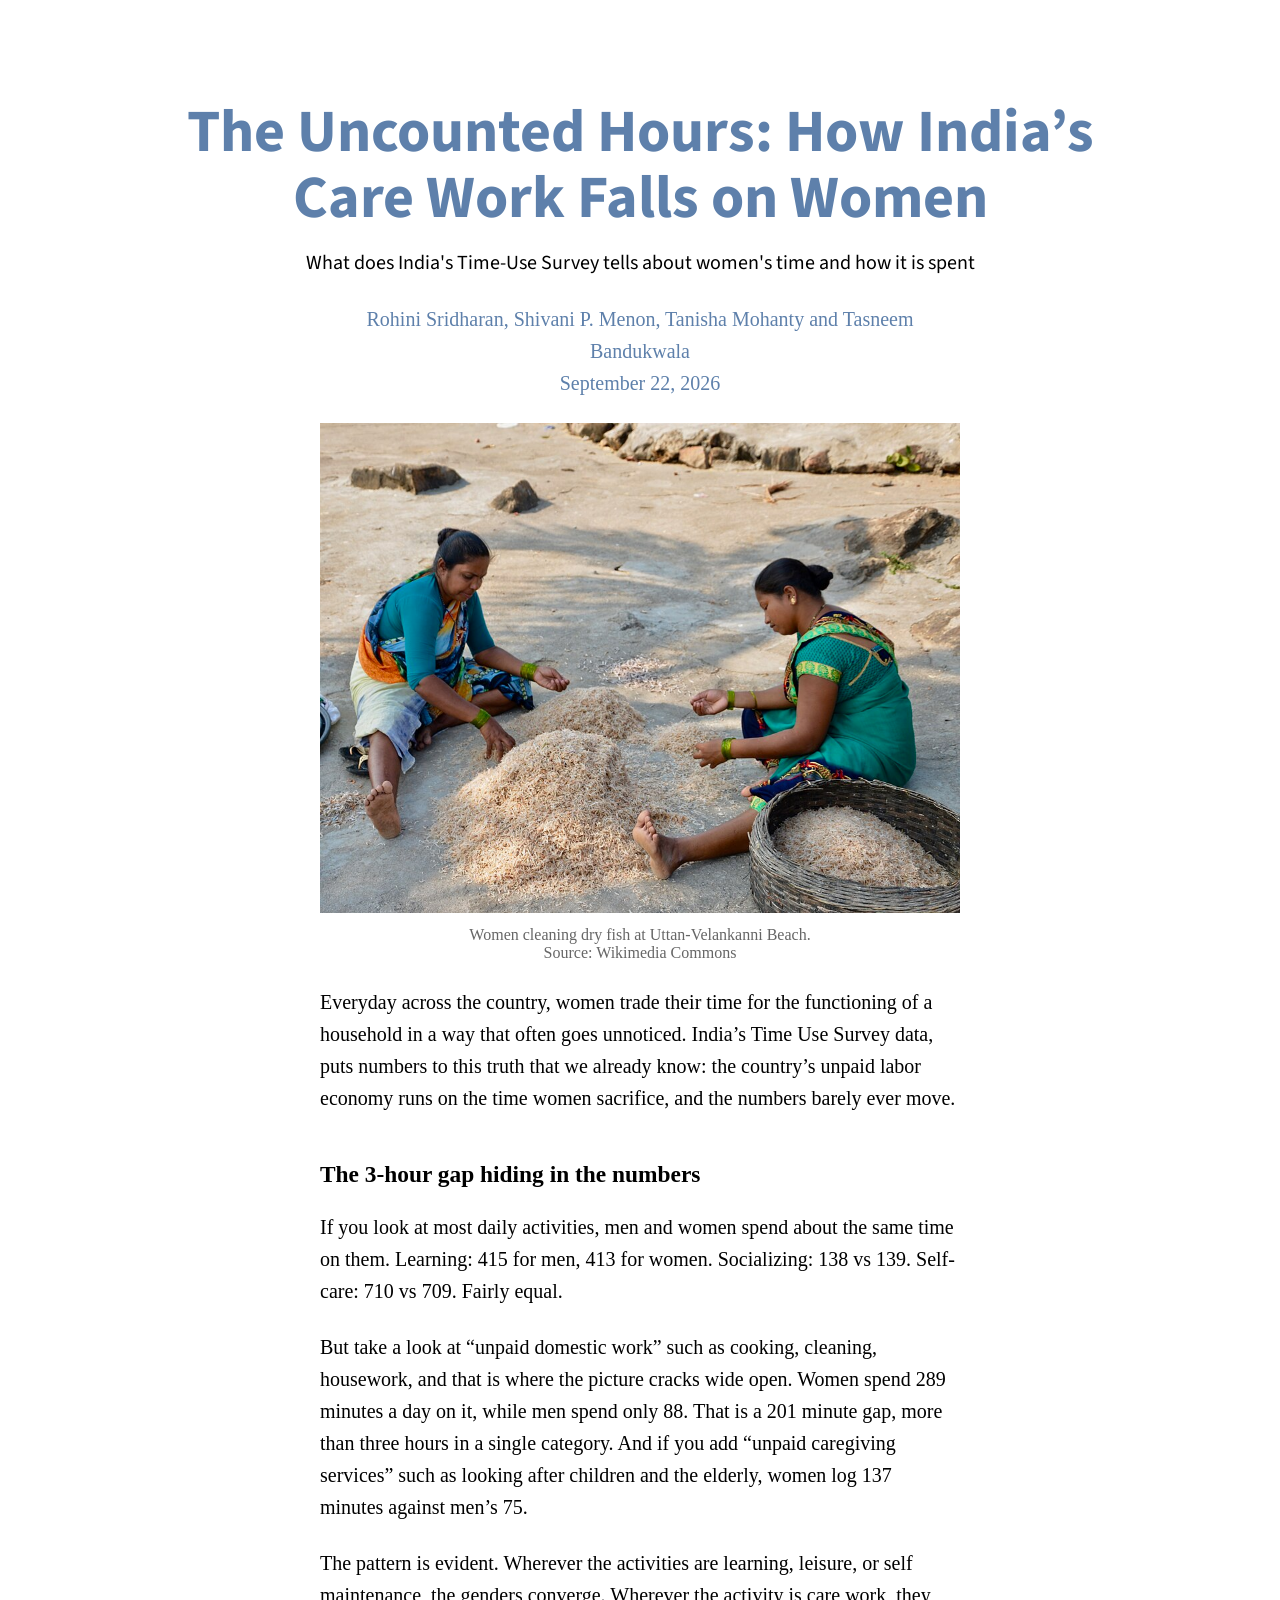
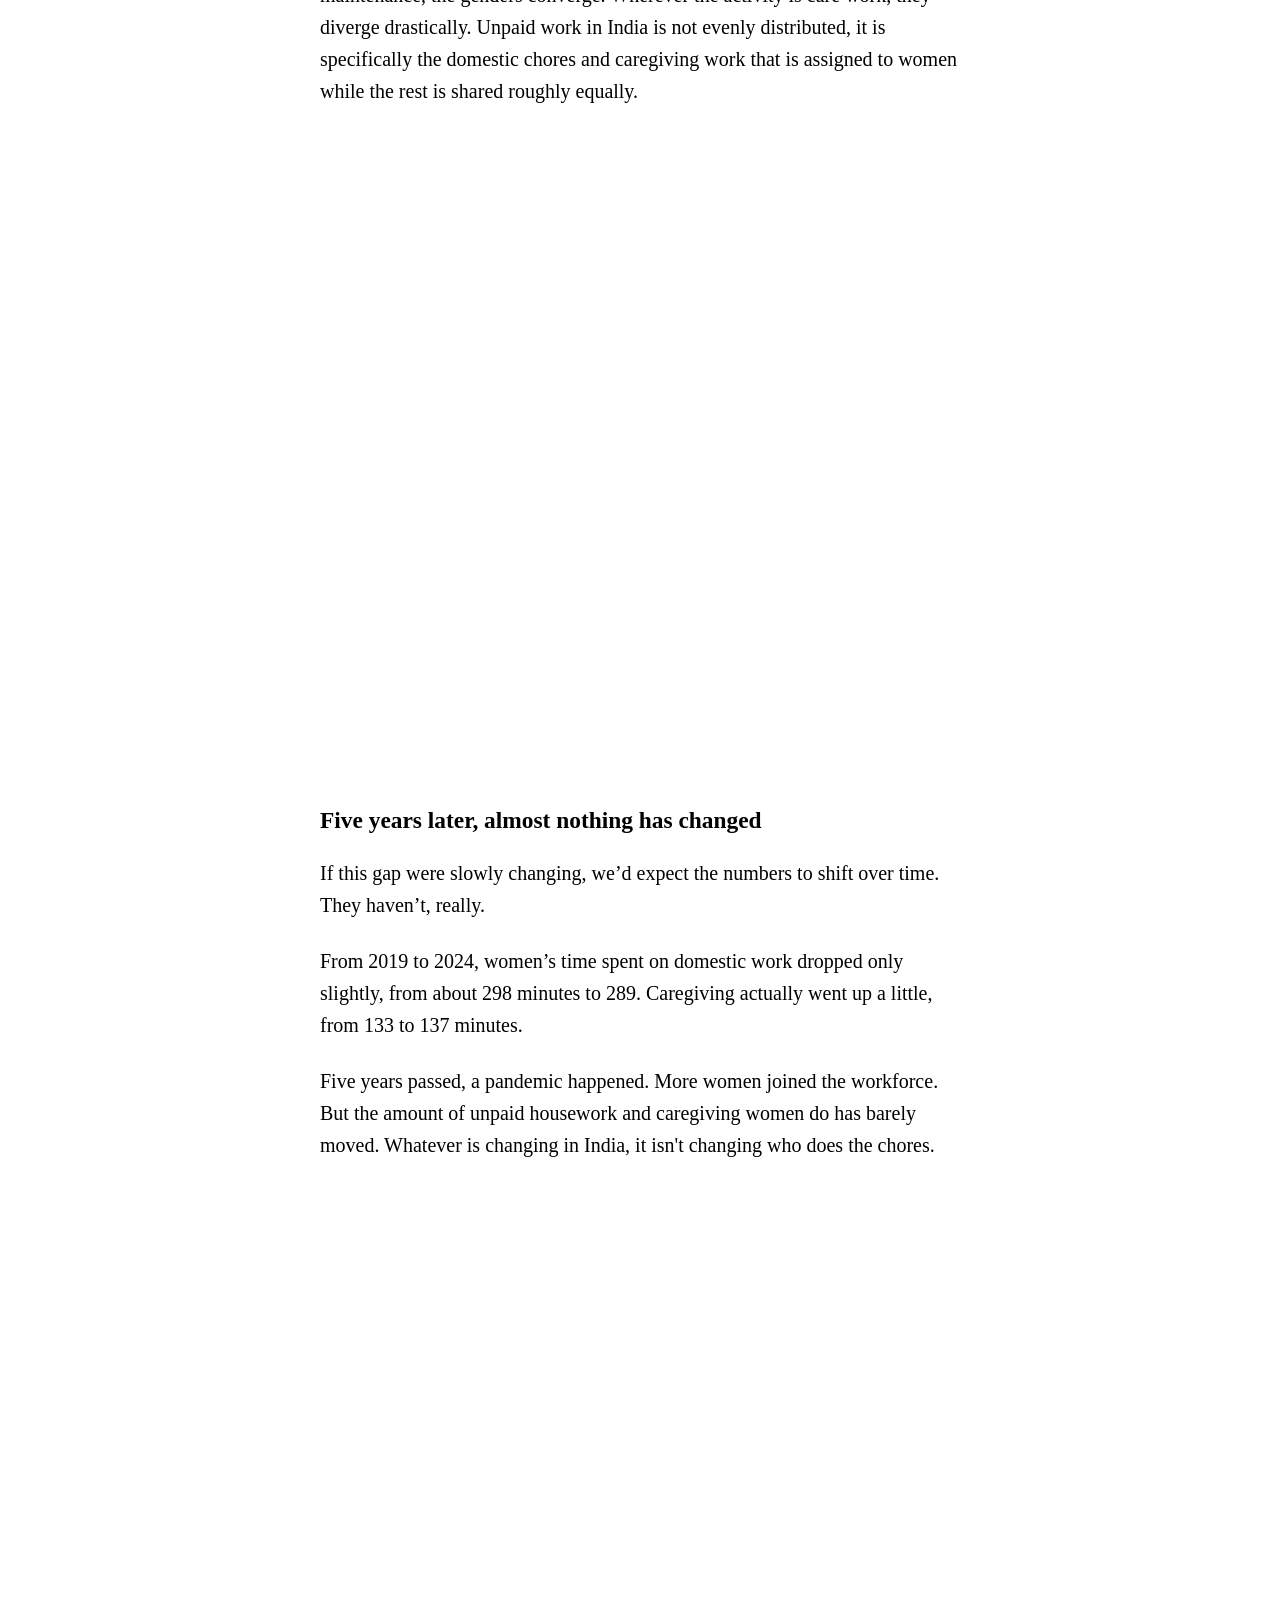
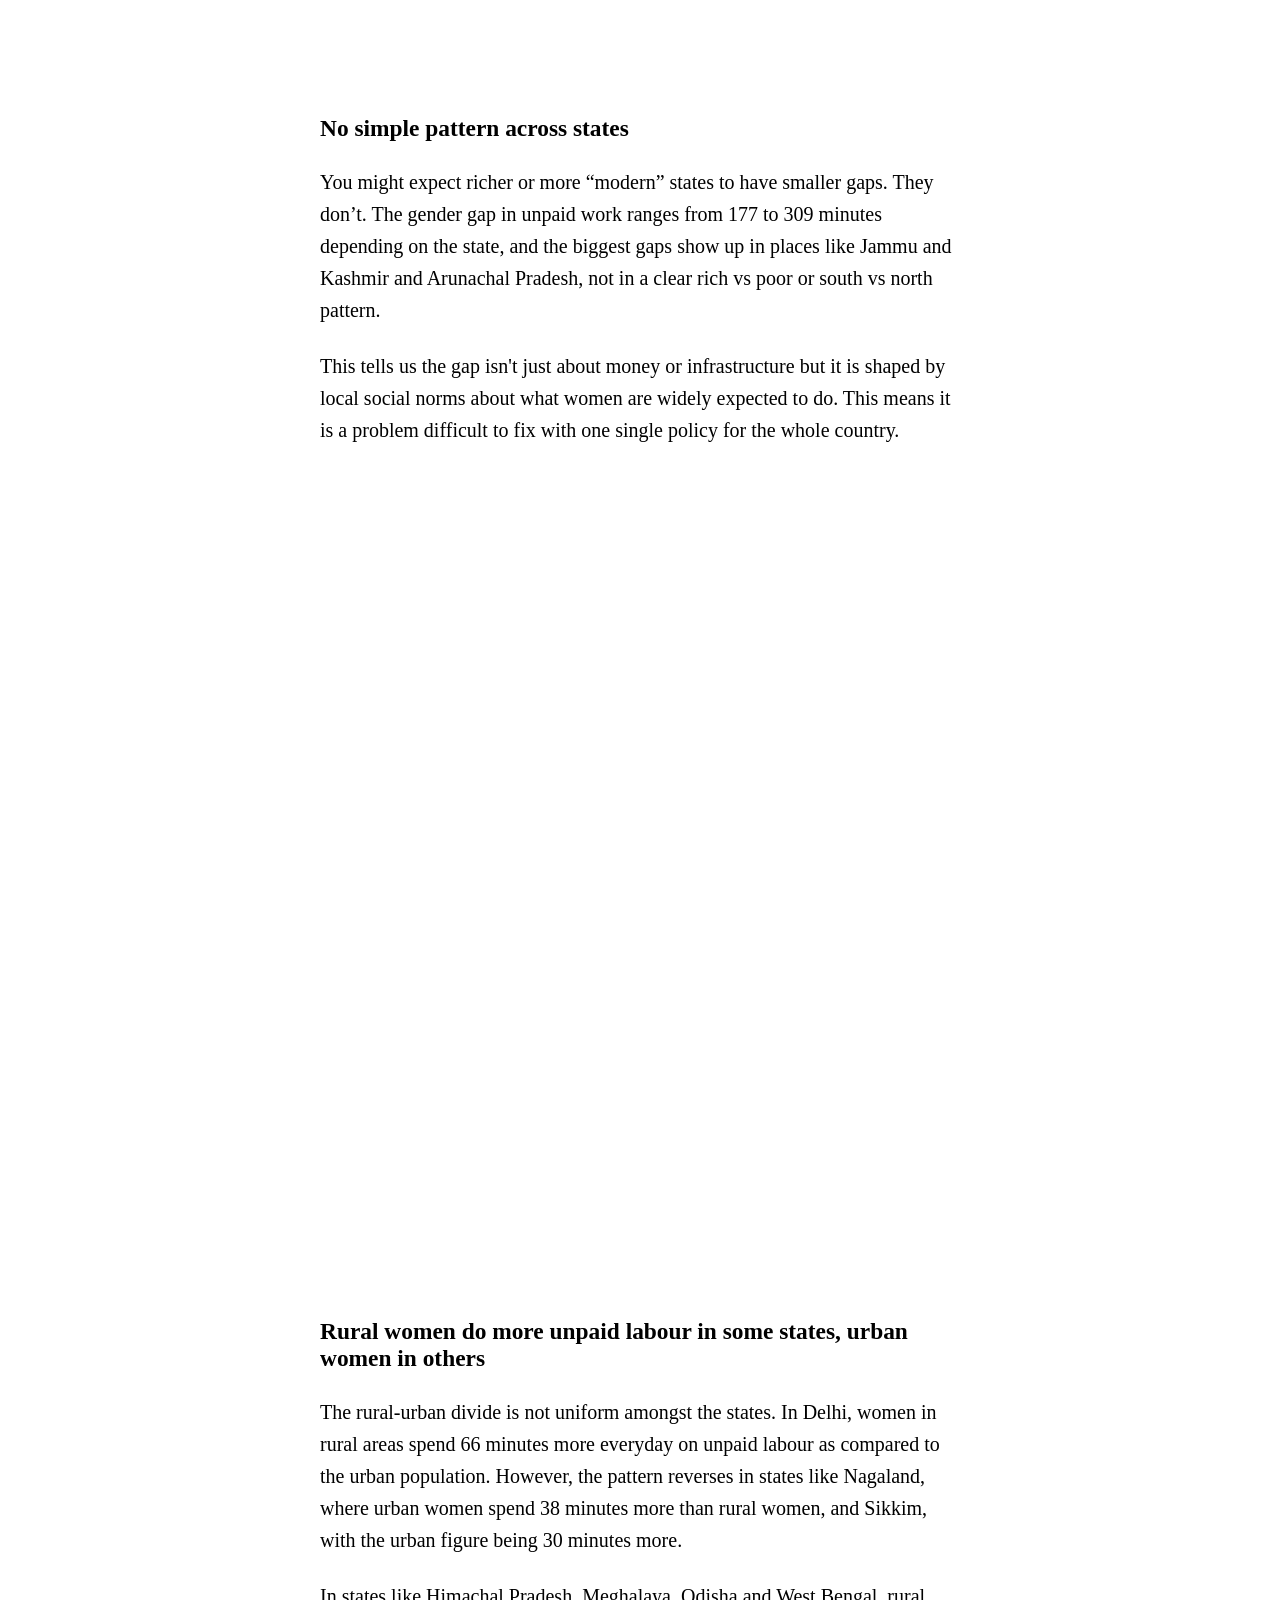
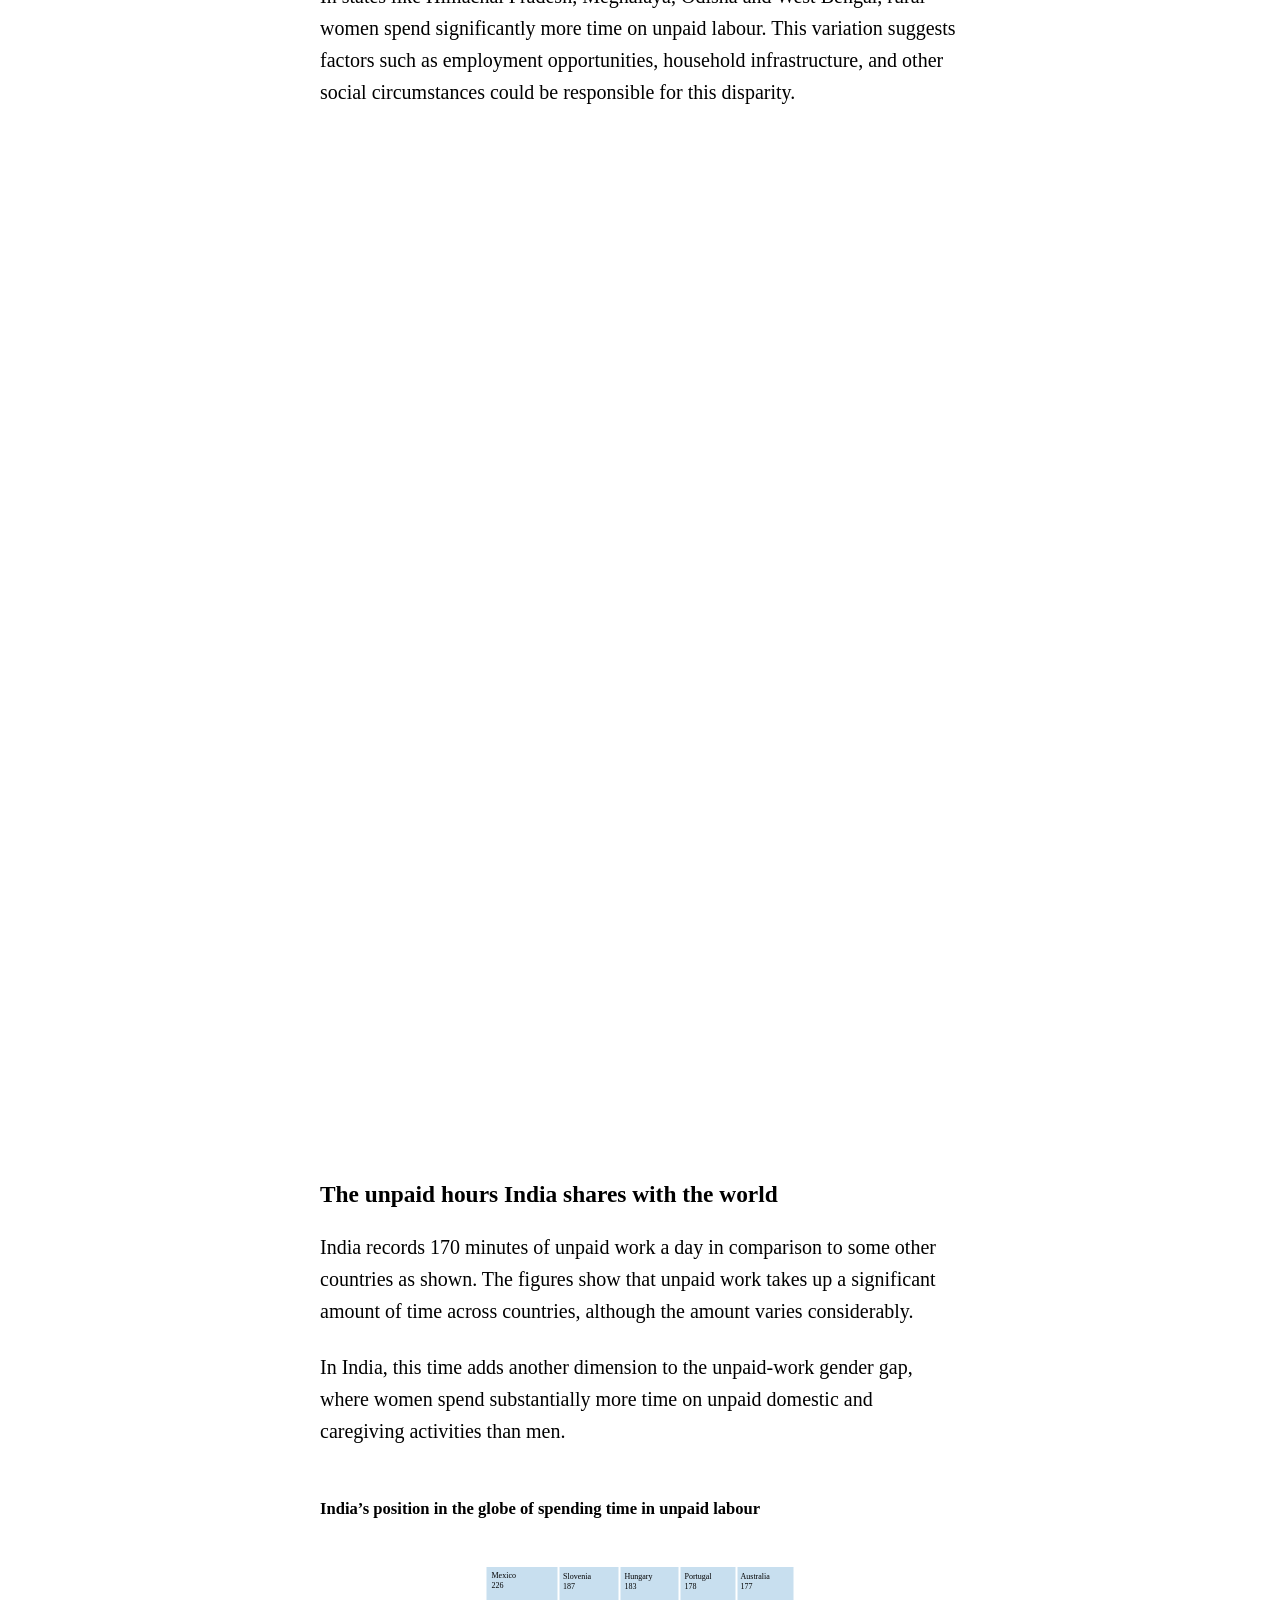
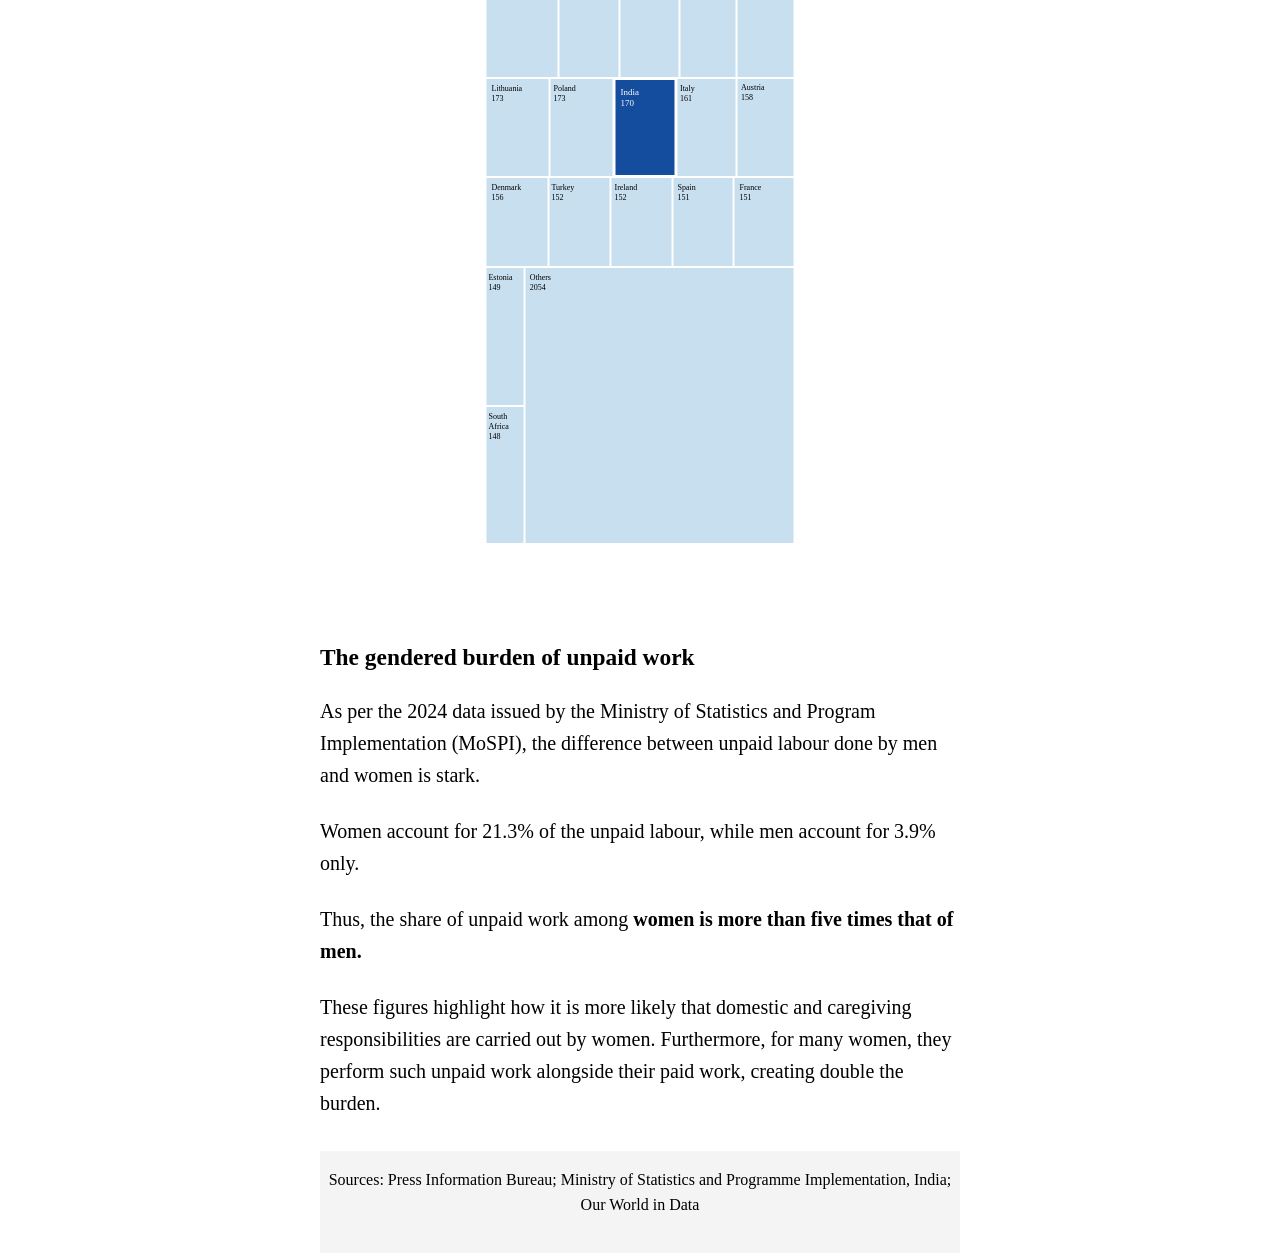
<file: index.html>
<!DOCTYPE html>
<html>

<head>
    <meta charset="utf-8">
    <meta name="viewport" content="width=device-width, initial-scale=1">
    <title>India's time use survey</title>

    <!-- Google fonts -->
    <link rel="preconnect" href="https://fonts.gstatic.com" crossorigin>
    <link rel="preconnect" href="https://fonts.googleapis.com">
    <link rel="preconnect" href="https://fonts.gstatic.com" crossorigin>
    <link href="https://fonts.googleapis.com/css2?family=Lora:ital,wght@0,400;0,700;1,400;1,700&display=swap"
        rel="stylesheet">
    <link href="https://fonts.googleapis.com/css2?family=Source+Sans+3:ital,wght@0,400;0,500;0,700;1,400;1,500&display=swap" rel="stylesheet">
    <link rel="stylesheet" href="style.css">
</head>

<body>
    <div class="content">
        <div class="header">
            <h1>The Uncounted Hours: How India’s Care Work Falls on Women</h1>
            <p class="subhead">What does India's Time-Use Survey tells about women's time and how it is spent</p>
        </div>
        <div class="byline">
            <p>Rohini Sridharan, Shivani P. Menon, Tanisha Mohanty and Tasneem Bandukwala<br> September 22, 2026</p>
        </div>
        <figure>
            <img
                src="women-work.jpg">
            <figcaption>Women cleaning dry fish at Uttan-Velankanni Beach.<br>Source: Wikimedia Commons</figcaption>
        </figure>
        
    
    <p>Everyday across the country, women trade their time for the functioning of a household in a way that often goes unnoticed. India’s Time Use Survey data, puts numbers to this truth that we already know: the country’s unpaid labor economy runs on the time women sacrifice, and the numbers barely ever move.</p>

    <h3>The 3-hour gap hiding in the numbers</h3>
    
    <p>If you look at most daily activities, men and women spend about the same time on them. Learning: 415 for men, 413 for women. Socializing: 138 vs 139. Self-care: 710 vs 709. Fairly equal.</p>

    <p>But take a look at “unpaid domestic work” such as cooking, cleaning, housework, and that is where the picture cracks wide open. Women spend 289 minutes a day on it, while men spend only 88. That is a 201 minute gap, more than three hours in a single category. And if you add “unpaid caregiving services” such as looking after children and the elderly, women log 137 minutes against men’s 75.</p>

    <p>The pattern is evident. Wherever the activities are learning, leisure, or self maintenance, the genders converge. Wherever the activity is care work, they diverge drastically. Unpaid work in India is not evenly distributed, it is specifically the domestic chores and caregiving work that is assigned to women while the rest is shared roughly equally.</p>

    <iframe title="Average minutes spent in a day by men and women doing unpaid activity" aria-label="Grouped Bars" id="datawrapper-chart-gLYs6" src="https://datawrapper.dwcdn.net/gLYs6/1/" scrolling="no" frameborder="0" style="width: 0; min-width: 100% !important; border: none;" height="623" data-external="1"></iframe>
    
    <script type="text/javascript">(function(){function e(){window.addEventListener(`message`,function(e){if(e.data[`datawrapper-height`]!==void 0){var t=document.querySelectorAll(`iframe`);for(var n in e.data[`datawrapper-height`])for(var r=0,i;i=t[r];r++)if(i.contentWindow===e.source){var a=e.data[`datawrapper-height`][n]+`px`;i.style.height=a}}})}e()})();</script> 

    <h3>Five years later, almost nothing has changed</h3>
        
    <p>If this gap were slowly changing, we’d expect the numbers to shift over time. They haven’t, really.</p>
        
    <p>From 2019 to 2024, women’s time spent on domestic work dropped only slightly, from about 298 minutes to 289. Caregiving actually went up a little, from 133 to 137 minutes.</p>
        
    <p>Five years passed, a pandemic happened. More women joined the workforce. But the amount of unpaid housework and caregiving women do has barely moved. Whatever is changing in India, it isn't changing who does the chores.</p>

    <iframe title="Comparison of unpaid labor by women in 2019 and 2024" aria-label="Grouped column chart" id="datawrapper-chart-PFULE" src="https://datawrapper.dwcdn.net/PFULE/1/" scrolling="no" frameborder="0" style="width: 0; min-width: 100% !important; border: none;" height="478" data-external="1"></iframe>
    
    <script type="text/javascript">(function(){function e(){window.addEventListener(`message`,function(e){if(e.data[`datawrapper-height`]!==void 0){var t=document.querySelectorAll(`iframe`);for(var n in e.data[`datawrapper-height`])for(var r=0,i;i=t[r];r++)if(i.contentWindow===e.source){var a=e.data[`datawrapper-height`][n]+`px`;i.style.height=a}}})}e()})();</script>

    <h3>No simple pattern across states</h3>

    <p>You might expect richer or more “modern” states to have smaller gaps. They don’t. The gender gap in unpaid work ranges from 177 to 309 minutes depending on the state, and the biggest gaps show up in places like Jammu and Kashmir and Arunachal Pradesh, not in a clear rich vs poor or south vs north pattern.</p>

    <p>This tells us the gap isn't just about money or infrastructure but it is shaped by local social norms about what women are widely expected to do. This means it is a problem difficult to fix with one single policy for the whole country.</p>

    <iframe title="Gender Gap in Unpaid Labour" aria-label="Choropleth map" id="datawrapper-chart-bEICc" src="https://datawrapper.dwcdn.net/bEICc/1/" scrolling="no" frameborder="0" style="width: 0; min-width: 100% !important; border: none;" height="796" data-external="1"></iframe>
    
    <script type="text/javascript">(function(){function e(){window.addEventListener(`message`,function(e){if(e.data[`datawrapper-height`]!==void 0){var t=document.querySelectorAll(`iframe`);for(var n in e.data[`datawrapper-height`])for(var r=0,i;i=t[r];r++)if(i.contentWindow===e.source){var a=e.data[`datawrapper-height`][n]+`px`;i.style.height=a}}})}e()})();</script>

    <h3>Rural women do more unpaid labour in some states, urban women in others</h3>

    <p>The rural-urban divide is not uniform amongst the states. In Delhi, women in rural areas spend 66 minutes more everyday on unpaid labour as compared to the urban population. However, the pattern reverses in states like Nagaland, where urban women spend 38 minutes more than rural women, and Sikkim, with the urban figure being 30 minutes more.</p>

    <p>In states like Himachal Pradesh, Meghalaya, Odisha and West Bengal, rural women spend significantly more time on unpaid labour. This variation suggests factors such as employment opportunities, household infrastructure, and other social circumstances could be responsible for this disparity.</p>

    <iframe title="Proportion of women doing unpaid labour in rural and urban areas" aria-label="Stacked Bars" id="datawrapper-chart-WJcTO" src="https://datawrapper.dwcdn.net/WJcTO/1/" scrolling="no" frameborder="0" style="width: 0; min-width: 100% !important; border: none;" height="997" data-external="1"></iframe>
    
    <script type="text/javascript">(function(){function e(){window.addEventListener(`message`,function(e){if(e.data[`datawrapper-height`]!==void 0){var t=document.querySelectorAll(`iframe`);for(var n in e.data[`datawrapper-height`])for(var r=0,i;i=t[r];r++)if(i.contentWindow===e.source){var a=e.data[`datawrapper-height`][n]+`px`;i.style.height=a}}})}e()})();</script>

    <h3>The unpaid hours India shares with the world</h3>

    <p>India records 170 minutes of unpaid work a day in comparison to some other countries as shown. The figures show that unpaid work takes up a significant amount of time across countries, although the amount varies considerably.</p>

    <p>In India, this time adds another dimension to the unpaid-work gender gap, where women spend substantially more time on unpaid domestic and caregiving activities than men.</p>

    <h5>India’s position in the globe of spending time in unpaid labour</h5>

    <div class="full-width">
        <p class="visually-hidden">The graphic has three scatter plots showing where Deepti Sharma stands compared to other bowlers in Tests, ODIs and T20Is. All players are shown using yellow dots while Deepti Sharma is shown using a red dot.</p>
        <iframe id="timeuse-iframe" src="india-timeuse/Treemap.html" width="100%" frameborder="0"></iframe>
    </div>

    <h3>The gendered burden of unpaid work</h3>

    <p>As per the 2024 data issued by the Ministry of Statistics and Program Implementation (MoSPI), the difference between unpaid labour done by men and women is stark.</p>

    <p>Women account for 21.3% of the unpaid labour, while men account for 3.9% only.</p>

    <p>Thus, the share of unpaid work among <b>women is more than five times that of men.</b></p>

    <p>These figures highlight how it is more likely that domestic and caregiving responsibilities are carried out by women. Furthermore, for many women, they perform such unpaid work alongside their paid work, creating double the burden.</p>

<div class="footer">
    <div class="content">
        <p>Sources: Press Information Bureau; Ministry of Statistics and Programme Implementation, India; Our World in Data</p>
            
    </div>
</div>
     
</body>

</html>
</file>
<file: style.css>
body {
    margin: 0;
    font-size: 20px;
    font-family: Source Sans 3, serif;
    text-rendering: optimizeLegibility;
    /* background-color: #d7dde8; */
}

.content {
    max-width: 640px;
    margin: auto;
}

.header {
    padding: 3em 0;
}

a {
    color: #f05349;
}

.byline {
    font-size: 1em;
    text-align: center;
    margin-top: -3em;
    color: #5e80ab;
    max-width: 800px; /* or increase the value */
    width: 100%;
}

figure {
    margin: 0;
    padding-bottom: 1.2em;
    max-width: none;
}

figcaption {
    font-size: 0.8em;
    text-align: center;
    margin-top: 0.5em;
    color: #666;
}

h1 {
    font-family: "Source Sans 3", sans-serif;
    font-weight: bold;
    font-size: 3em;
    line-height: 1.1;
    width: 100vw;
    position: relative;
    left: 50%;
    right: 50%;
    margin-left: -50vw;
    margin-right: -50vw;
    margin-bottom: 0.25em;
    color: #5e80ab;
    box-sizing: border-box;
    padding-left: max(0.5em, calc(50vw - 320px));
    padding-right: max(0.5em, calc(50vw - 320px));
    text-align: center;
}

.subhead {
    font-family: "Source Sans 3", sans-serif;
    width: 100vw;
    position: relative;
    left: 50%;
    right: 50%;
    margin-left: -50vw;
    margin-right: -50vw;
    font-size: 1em;
    margin-bottom: 0em;
    box-sizing: border-box;
    padding-left: max(0.5em, calc(50vw - 320px));
    padding-right: max(0.5em, calc(50vw - 320px));
    text-align: center;
}

@media (min-width: 640px) {
    h1,
    .subhead {
        padding-left: max(0.5em, calc(50vw - 500px));
        padding-right: max(0.5em, calc(50vw - 500px));
    }
}

iframe,
img,
video {
    max-width: 100%;
}

p {
    line-height: 1.6;
    margin: 0;
    padding-bottom: 1.2em;
}

iframe {
    padding-bottom: 1.2em;
}

code {
    font-family: 'Courier New', monospace;
    background: #fffbaf;
    font-size: 0.85em;
}

.full-width figure {
    text-align: center;
}

/* margin on mobile */
@media (max-width: 640px) {
    body {
        font-size: 18px;
    }

    .content {
        padding-left: 0.5em;
        padding-right: 0.5em;
    }
}

#timeuse-iframe {
    width: 100%;
    height: 700px;
    border: none;
    display: block;
}

@media (min-width: 1000px) {
    #timeuse-iframe {
        height: 650px;
    }
}

#g-game-format-box p {
    font-family: 'Source Sans 3', sans-serif;
}

.visually-hidden {
    position: absolute;
    width: 1px;
    height: 1px;
    overflow: hidden;
    clip: rect(0, 0, 0, 0);
    white-space: nowrap;
}

.footer {
            background: #f4f4f4;
            text-align: center;
            font-size: 0.8em;
            margin-top: 0.5em;
            padding: 1em 0;
        }
</file>
